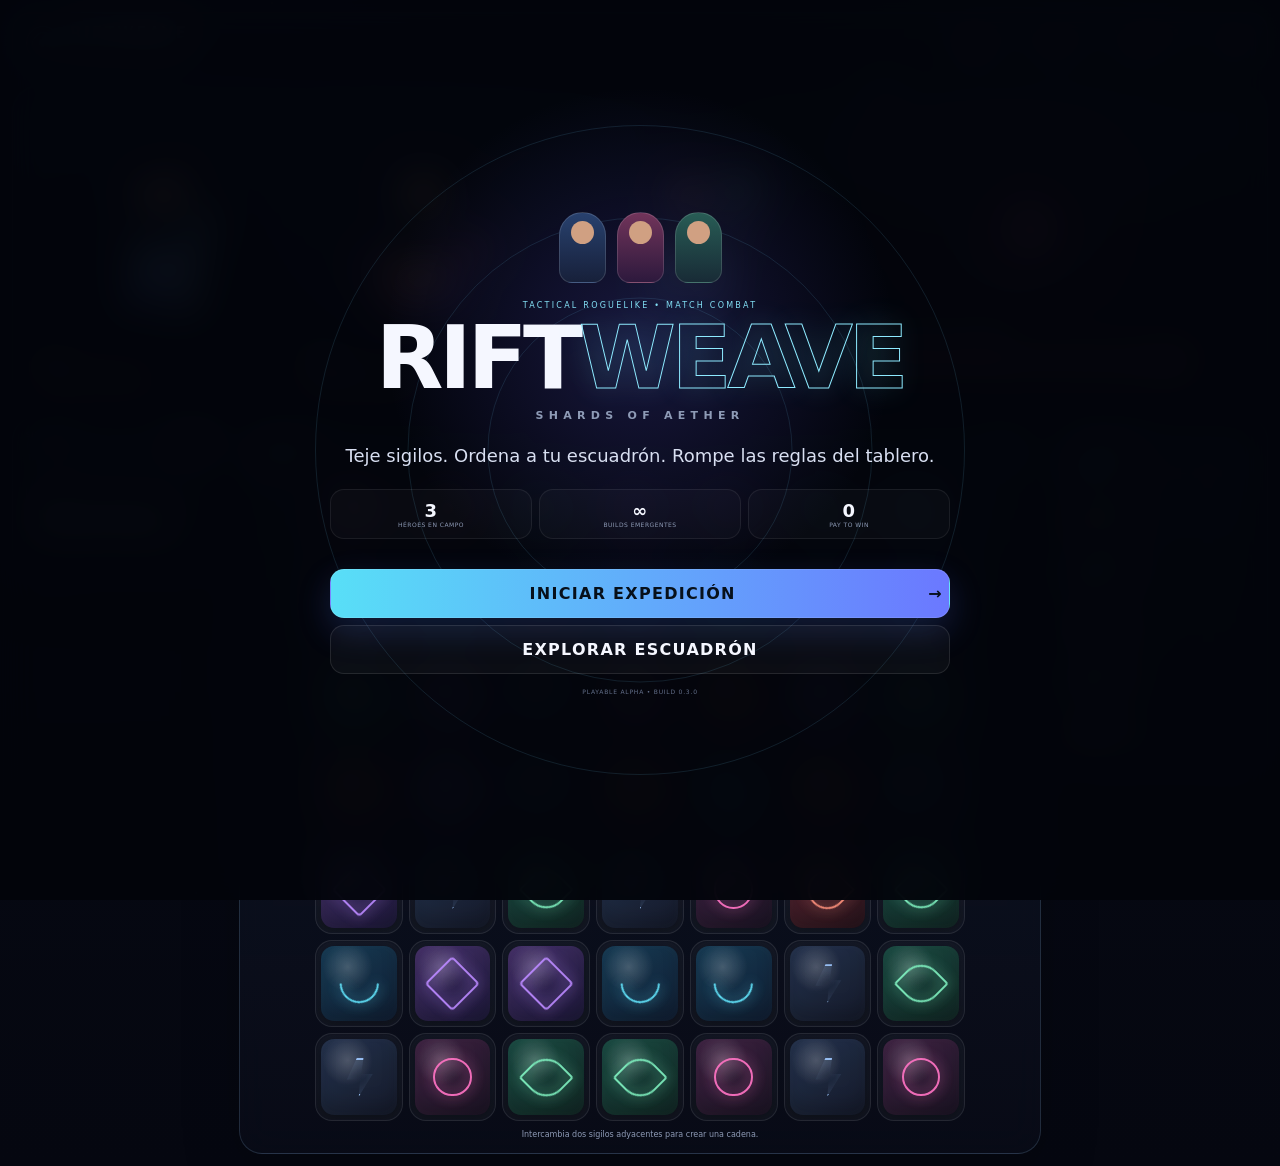
<file: index.html>
<!doctype html>
<html lang="es">
<head>
  <meta charset="utf-8">
  <meta name="viewport" content="width=device-width,initial-scale=1,viewport-fit=cover">
  <meta name="theme-color" content="#070914">
  <meta name="description" content="RIFTWEAVE: Shards of Aether — tactical match roguelike.">
  <title>RIFTWEAVE: Shards of Aether</title>
  <link rel="manifest" href="manifest.webmanifest">
  <link rel="stylesheet" href="style.css">
</head>
<body>
<canvas id="stars" aria-hidden="true"></canvas>
<div id="app">
  <header class="hud glass">
    <div class="brand"><span class="brand-sigil"></span><div><b>RIFTWEAVE</b><small>SHARDS OF AETHER</small></div></div>
    <div class="run-stats">
      <span><small>RIFT</small><b id="room">01</b></span>
      <span><small>ÉTER</small><b id="aether">0</b></span>
      <span><small>RELIQUIAS</small><b id="relicCount">0</b></span>
    </div>
    <button id="pause" class="round" type="button" aria-label="Pausa">Ⅱ</button>
  </header>

  <main class="shell">
    <section class="arena glass" aria-label="Combate">
      <div class="rift-geometry" aria-hidden="true"><i></i><i></i><i></i></div>
      <div class="squad">
        <article class="fighter kael" data-hero="kael">
          <div class="figure">
            <svg viewBox="0 0 160 220" role="img" aria-label="Kael Voss">
              <defs><linearGradient id="kaelArmor" x1="0" y1="0" x2="1" y2="1"><stop stop-color="#b8f4ff"/><stop offset=".45" stop-color="#628cff"/><stop offset="1" stop-color="#30275f"/></linearGradient></defs>
              <ellipse class="aura" cx="80" cy="112" rx="58" ry="93"/>
              <path class="cape" d="M54 83c-27 19-32 68-20 109l41-18 12-75z"/>
              <circle class="skin" cx="83" cy="55" r="25"/>
              <path class="hair" d="M58 51c1-30 22-41 46-31 14 6 21 17 20 32-12-10-24-15-36-8-11 6-18 5-30 7z"/>
              <path class="torso" d="M48 173c3-49 15-80 36-82 26 2 40 35 43 82z"/>
              <path class="armor" d="M60 101l24 17 25-17 11 70H51z"/>
              <path class="blade" d="M120 73l10 4-20 102-11-3z"/>
              <path class="edge" d="M126 72l4 2-22 107-4-1z"/>
              <circle class="core" cx="84" cy="130" r="10"/>
            </svg>
          </div>
          <div class="fighter-card"><div><b>KAEL</b><small>VANGUARDIA</small></div><div class="bars"><i><em id="kaelHp"></em></i><i><em id="kaelEnergy"></em></i></div></div>
        </article>

        <article class="fighter lyra" data-hero="lyra">
          <div class="figure">
            <svg viewBox="0 0 160 220" role="img" aria-label="Lyra Sol">
              <defs><linearGradient id="lyraRobe" x1="0" y1="0" x2="1" y2="1"><stop stop-color="#ffd490"/><stop offset=".45" stop-color="#ff6d9d"/><stop offset="1" stop-color="#7c45ee"/></linearGradient></defs>
              <ellipse class="aura" cx="80" cy="112" rx="58" ry="93"/>
              <path class="flamehair" d="M50 70c-10-34 8-55 29-45 17-25 48-5 40 22 18 9 18 39-1 51-10-12-23-17-39-14-12 2-22-4-29-14z"/>
              <circle class="skin" cx="81" cy="61" r="24"/>
              <path class="torso" d="M43 174c4-50 17-80 38-82 24 2 40 34 43 82z"/>
              <path class="robe" d="M50 108l31 17 32-17 12 66H38z"/>
              <circle class="orb o1" cx="130" cy="114" r="12"/>
              <circle class="orb o2" cx="30" cy="135" r="8"/>
              <path class="sigilMark" d="M81 117l15 25-15 25-15-25z"/>
            </svg>
          </div>
          <div class="fighter-card"><div><b>LYRA</b><small>TEJEDORA</small></div><div class="bars"><i><em id="lyraHp"></em></i><i><em id="lyraEnergy"></em></i></div></div>
        </article>

        <article class="fighter nyx" data-hero="nyx">
          <div class="figure">
            <svg viewBox="0 0 160 220" role="img" aria-label="Nyx Vale">
              <defs><linearGradient id="nyxMantle" x1="0" y1="0" x2="1" y2="1"><stop stop-color="#a2ffd1"/><stop offset=".45" stop-color="#4edacb"/><stop offset="1" stop-color="#526cff"/></linearGradient></defs>
              <ellipse class="aura" cx="80" cy="112" rx="58" ry="93"/>
              <path class="hood" d="M47 74c3-46 22-60 38-60 25 0 40 27 39 60l-18 21-51-2z"/>
              <circle class="skin" cx="82" cy="63" r="23"/>
              <path class="torso" d="M42 174c5-51 18-79 40-81 24 2 38 32 42 81z"/>
              <path class="mantle" d="M50 104l31 15 31-15 14 70H36z"/>
              <path class="staff" d="M129 69l6 2-19 115-7-1z"/>
              <circle class="staffCore" cx="132" cy="55" r="15"/>
              <path class="leaf" d="M81 122c16-17 32-4 19 15-8 10-19 18-19 18s-12-8-19-18c-13-18 5-31 19-15z"/>
            </svg>
          </div>
          <div class="fighter-card"><div><b>NYX</b><small>GUARDIANA</small></div><div class="bars"><i><em id="nyxHp"></em></i><i><em id="nyxEnergy"></em></i></div></div>
        </article>
      </div>

      <div class="enemy-zone">
        <div class="intent" id="intent">PREPARANDO ATAQUE</div>
        <div class="enemy" id="enemy">
          <div class="enemy-core"><i></i></div><span class="arm a"></span><span class="arm b"></span><span class="arm c"></span><b class="eye"></b>
        </div>
        <div class="enemy-card">
          <div class="enemy-title"><b id="enemyName">DEVORADOR DE UMBRA</b><small id="enemyTier">RIFT BEAST</small></div>
          <div class="enemy-health"><i id="enemyHp"></i><em id="enemyShield"></em></div>
          <div class="enemy-meta"><span id="enemyHpText">300 / 300</span><span id="enemyTurn">ATACA EN 3</span></div>
        </div>
      </div>
    </section>

    <section class="combat-grid">
      <aside class="side glass">
        <div class="side-title"><small>SINCRONÍA</small><b id="combo">x1.00</b></div>
        <div class="meter"><i id="sync"></i></div>
        <div class="mission"><small>OBJETIVO</small><b id="mission">Rompe al guardián del Rift.</b></div>
        <div id="relics" class="relics"></div>
      </aside>

      <section class="board-panel glass">
        <div class="board-top"><div><small>TEJIDO ACTIVO</small><b id="turn">TURNO 1</b></div><div><small>CADENA</small><b id="chain">—</b></div></div>
        <div id="board" class="board" role="grid" aria-label="Tablero de sigilos"></div>
        <p id="tip">Intercambia dos sigilos adyacentes para crear una cadena.</p>
      </section>

      <aside class="side rules glass">
        <small>REGLAS DEL RIFT</small>
        <div><i class="steel"></i><span><b>ACERO</b><em>Kael ataca</em></span></div>
        <div><i class="ember"></i><span><b>BRASA</b><em>Lyra incendia</em></span></div>
        <div><i class="tide"></i><span><b>MAREA</b><em>Nyx protege</em></span></div>
        <div><i class="aether"></i><span><b>ÉTER</b><em>Carga supremas</em></span></div>
        <div><i class="bloom"></i><span><b>BROTE</b><em>Cura al grupo</em></span></div>
        <div><i class="void"></i><span><b>VACÍO</b><em>Rompe y critica</em></span></div>
      </aside>
    </section>
  </main>

  <div id="toast" class="toast" aria-live="polite"></div>
  <div id="fxLayer" class="fx-layer" aria-hidden="true"></div>

  <section id="intro" class="overlay active">
    <div class="intro-rift" aria-hidden="true"><i></i><i></i><i></i></div>
    <div class="intro-card">
      <div class="trio" aria-hidden="true"><i class="k"></i><i class="l"></i><i class="n"></i></div>
      <p>TACTICAL ROGUELIKE • MATCH COMBAT</p>
      <h1>RIFT<span>WEAVE</span></h1>
      <h2>SHARDS OF AETHER</h2>
      <strong>Teje sigilos. Ordena a tu escuadrón. Rompe las reglas del tablero.</strong>
      <div class="intro-stats"><span><b>3</b>HÉROES EN CAMPO</span><span><b>∞</b>BUILDS EMERGENTES</span><span><b>0</b>PAY TO WIN</span></div>
      <button id="start" class="primary" type="button">INICIAR EXPEDICIÓN <b>→</b></button>
      <button id="codexOpen" class="secondary" type="button">EXPLORAR ESCUADRÓN</button>
      <small>PLAYABLE ALPHA • BUILD 0.3.0</small>
    </div>
  </section>

  <section id="relicModal" class="overlay">
    <div class="modal">
      <p>FRACTURA SUPERADA</p><h2>Elige una anomalía</h2><span>Las reliquias cambian reglas y sinergias de la run.</span>
      <div id="relicChoices" class="relic-choices"></div>
    </div>
  </section>

  <section id="pauseModal" class="overlay">
    <div class="modal compact">
      <p>SUSPENSIÓN TÁCTICA</p><h2>Rift en pausa</h2>
      <div class="pause-stats"><span>SALA<b id="pRoom">1</b></span><span>ÉTER<b id="pAether">0</b></span><span>MEJOR CADENA<b id="pChain">0</b></span></div>
      <button id="resume" class="primary" type="button">CONTINUAR</button>
      <button id="settingsOpen" class="secondary" type="button">AJUSTES</button>
      <button id="abandon" class="danger" type="button">ABANDONAR RUN</button>
    </div>
  </section>

  <section id="settingsModal" class="overlay">
    <div class="modal compact settings">
      <div class="modal-head"><div><p>SISTEMA</p><h2>Ajustes</h2></div><button id="settingsClose" class="round" type="button">×</button></div>
      <label><span><b>Audio reactivo</b><small>Síntesis procedural en tiempo real</small></span><input id="audioToggle" type="checkbox" checked></label>
      <label><span><b>Partículas</b><small>Impactos, chispas y recompensas</small></span><input id="particleToggle" type="checkbox" checked></label>
      <label><span><b>Reducir movimiento</b><small>Desactiva sacudidas y grandes desplazamientos</small></span><input id="motionToggle" type="checkbox"></label>
    </div>
  </section>

  <section id="codexModal" class="overlay">
    <div class="modal codex">
      <div class="modal-head"><div><p>ESCUADRÓN</p><h2>Los Tejedores</h2></div><button id="codexClose" class="round" type="button">×</button></div>
      <article><i class="portrait k"></i><div><b>KAEL VOSS</b><small>Vanguardia del Umbral</small><p>Convierte Acero en impactos encadenados y perfora escudos.</p></div></article>
      <article><i class="portrait l"></i><div><b>LYRA SOL</b><small>Tejedora de Ceniza</small><p>Transforma Brasa en daño explosivo y supersaturación ofensiva.</p></div></article>
      <article><i class="portrait n"></i><div><b>NYX VALE</b><small>Guardiana Astral</small><p>Convierte Marea y Brote en barreras, curación y contraataques.</p></div></article>
    </div>
  </section>

  <section id="defeatModal" class="overlay">
    <div class="modal compact"><p>EL RIFT TE RECLAMA</p><h2>Expedición terminada</h2><span id="defeatText"></span><button id="retry" class="primary" type="button">VOLVER A TEJER</button></div>
  </section>
</div>
<script src="game.js"></script>
</body>
</html>
</file>
<file: style.css>
:root{
  --bg:#060812;--panel:rgba(13,17,31,.82);--panel2:rgba(19,25,45,.86);--line:rgba(161,210,255,.16);
  --text:#f5f7ff;--muted:#8e9bb6;--cyan:#65e9ff;--blue:#6b7cff;--pink:#ff6aa6;--gold:#ffc36a;
  --green:#74efba;--danger:#ff6078;--shadow:0 26px 80px rgba(0,0,0,.42)
}
*{box-sizing:border-box}
html{background:var(--bg);color:var(--text);font-family:Inter,ui-sans-serif,system-ui,-apple-system,BlinkMacSystemFont,"Segoe UI",sans-serif}
body{margin:0;min-height:100vh;overflow-x:hidden;background:
radial-gradient(circle at 16% 12%,rgba(96,77,255,.12),transparent 28%),
radial-gradient(circle at 84% 8%,rgba(54,222,255,.07),transparent 25%),
linear-gradient(#080b17,#050710)}
button,input{font:inherit}
button{cursor:pointer}
#stars{position:fixed;inset:0;width:100%;height:100%;pointer-events:none;opacity:.75}
#app{position:relative;min-height:100vh;padding:12px}
.glass{background:linear-gradient(180deg,rgba(18,24,42,.84),rgba(9,12,24,.79));backdrop-filter:blur(18px);border:1px solid var(--line);box-shadow:inset 0 1px rgba(255,255,255,.04),0 20px 60px rgba(0,0,0,.18)}
.hud{max-width:1440px;margin:auto auto 12px;padding:9px 11px 9px 13px;border-radius:19px;display:flex;align-items:center;gap:16px;position:relative;z-index:10}
.brand{display:flex;align-items:center;gap:10px;min-width:205px}.brand b{font-size:15px;letter-spacing:.16em;display:block}.brand small{font-size:7px;letter-spacing:.3em;color:var(--muted)}
.brand-sigil{width:34px;height:34px;border:1px solid rgba(101,233,255,.5);border-radius:50%;position:relative;box-shadow:0 0 30px rgba(101,233,255,.14)}
.brand-sigil:before,.brand-sigil:after{content:"";position:absolute;inset:6px;border:1px solid rgba(101,233,255,.55);transform:rotate(45deg);border-radius:7px}
.brand-sigil:after{inset:12px;border:0;border-radius:50%;background:var(--cyan);box-shadow:0 0 16px var(--cyan);animation:pulse 1.8s ease-in-out infinite}
.run-stats{display:flex;gap:7px;margin-left:auto}.run-stats>span{min-width:78px;padding:6px 9px;border:1px solid rgba(255,255,255,.07);border-radius:11px;background:rgba(255,255,255,.02)}.run-stats small{display:block;color:var(--muted);font-size:7px;letter-spacing:.13em}.run-stats b{font-size:13px}
.round{width:38px;height:38px;border-radius:12px;border:1px solid rgba(255,255,255,.1);background:rgba(255,255,255,.04);color:var(--text);transition:.2s}.round:hover{border-color:rgba(101,233,255,.45);background:rgba(101,233,255,.07);transform:translateY(-1px)}
.shell{max-width:1440px;margin:auto;display:grid;gap:12px}
.arena{min-height:320px;border-radius:27px;position:relative;overflow:hidden;padding:16px;display:grid;grid-template-columns:1.45fr .8fr;align-items:end}
.arena:before{content:"";position:absolute;inset:0;background:
radial-gradient(circle at 37% 60%,rgba(83,86,255,.14),transparent 32%),
radial-gradient(circle at 79% 51%,rgba(255,70,140,.08),transparent 22%),
linear-gradient(180deg,transparent 25%,rgba(4,6,12,.5))}
.rift-geometry{position:absolute;inset:0;overflow:hidden}.rift-geometry i{position:absolute;left:69%;top:48%;border:1px solid rgba(111,140,255,.17);border-radius:50%;transform:translate(-50%,-50%);animation:spin 24s linear infinite}.rift-geometry i:nth-child(1){width:430px;height:430px}.rift-geometry i:nth-child(2){width:305px;height:305px;animation-direction:reverse;animation-duration:17s}.rift-geometry i:nth-child(3){width:190px;height:190px;animation-duration:11s}
.rift-geometry i:before{content:"";position:absolute;width:8px;height:8px;border-radius:50%;background:var(--cyan);box-shadow:0 0 20px currentColor;left:50%;top:-4px}
.squad{position:relative;z-index:2;display:flex;align-items:end;gap:8px}.fighter{flex:1;min-width:0;transition:.25s}.figure{height:224px;display:flex;align-items:flex-end;justify-content:center;filter:drop-shadow(0 22px 30px rgba(0,0,0,.36))}.fighter svg{height:100%;max-width:175px;overflow:visible}
.aura{fill:rgba(70,90,170,.06);stroke:rgba(130,190,255,.17);stroke-width:1.4}.skin{fill:#d0a082}.hair,.hood,.flamehair{fill:#17192c}.torso{fill:#1b2038}.cape{fill:#11162a}.armor{fill:url(#kaelArmor)}.blade{fill:#dceeff}.edge{fill:#72f2ff;filter:drop-shadow(0 0 7px #72f2ff)}.core{fill:#9cf0ff;filter:drop-shadow(0 0 9px #72f2ff)}
.robe{fill:url(#lyraRobe)}.orb{fill:#ff7f9c;filter:drop-shadow(0 0 12px #ff5a94)}.o2{fill:#a765ff}.sigilMark{fill:#ffe193}
.mantle{fill:url(#nyxMantle)}.staff{fill:#cafaf0}.staffCore{fill:#88ffd1;filter:drop-shadow(0 0 12px #62ffd1)}.leaf{fill:#ddfff4}
.fighter-card{margin-top:-8px;border:1px solid rgba(255,255,255,.08);border-radius:13px;padding:7px 8px;background:rgba(5,8,17,.72);backdrop-filter:blur(10px)}.fighter-card>div:first-child{display:flex;align-items:baseline;gap:7px}.fighter-card b{font-size:11px;letter-spacing:.1em}.fighter-card small{font-size:6px;color:var(--muted);letter-spacing:.12em}.bars{display:grid;grid-template-columns:1fr 1fr;gap:5px;margin-top:6px}.bars i{height:4px;border-radius:99px;background:rgba(255,255,255,.08);overflow:hidden}.bars em{display:block;height:100%;width:100%;transition:width .25s}.bars i:first-child em{background:linear-gradient(90deg,#ff617e,#ff9e7a)}.bars i:last-child em{background:linear-gradient(90deg,#5edcff,#786cff)}
.fighter.attack{animation:heroAttack .52s cubic-bezier(.2,.75,.2,1)}.fighter.cast{animation:heroCast .8s ease}.fighter.hurt{animation:heroHurt .42s ease}.fighter.down{filter:grayscale(.9) brightness(.5);transform:translateY(7px)}
.fighter.cast .aura{animation:aura .75s ease}.lyra.cast .orb,.nyx.cast .staffCore{animation:burstOrb .55s ease}
.enemy-zone{position:relative;z-index:2;display:flex;flex-direction:column;align-items:center;justify-content:flex-end}.intent{font-size:7px;letter-spacing:.16em;color:#ffadc0;margin-bottom:2px}
.enemy{width:175px;height:175px;position:relative;display:grid;place-items:center;animation:enemyFloat 4s ease-in-out infinite}.enemy-core{width:95px;height:95px;border-radius:50%;background:radial-gradient(circle at 38% 34%,#74385f,#261328 50%,#080811 72%);border:1px solid rgba(255,95,160,.45);box-shadow:0 0 60px rgba(255,60,140,.15),inset 0 0 26px rgba(255,90,160,.14);position:relative;z-index:2}.enemy-core i{position:absolute;inset:17px;border-radius:50%;border:8px solid #301832;border-top-color:#ff7da9;animation:ring 6s linear infinite}.arm{position:absolute;width:112px;height:20px;border:1px solid rgba(255,100,170,.28);border-radius:50%;left:31px;top:77px;transform-origin:center}.arm.a{transform:rotate(18deg)}.arm.b{transform:rotate(79deg)}.arm.c{transform:rotate(142deg)}.eye{position:absolute;z-index:3;width:25px;height:9px;border-radius:50%;background:#ff9db9;box-shadow:0 0 17px #ff557f;animation:blink 3.3s infinite}
.enemy.hit{animation:enemyHit .38s ease}.enemy.strike{animation:enemyStrike .55s cubic-bezier(.2,.8,.2,1)}.enemy.boss{filter:drop-shadow(0 0 22px rgba(255,184,100,.24))}.enemy.boss .enemy-core{transform:scale(1.15);border-color:rgba(255,193,111,.6)}
.enemy-card{width:min(340px,100%);padding:8px 10px;border:1px solid rgba(255,255,255,.08);border-radius:13px;background:rgba(5,8,17,.72);backdrop-filter:blur(9px)}.enemy-title{display:flex;justify-content:space-between;gap:8px;align-items:center}.enemy-title b{font-size:10px;letter-spacing:.08em}.enemy-title small{font-size:6px;color:#ff9fb8;letter-spacing:.12em}.enemy-health{height:8px;border-radius:99px;background:rgba(255,255,255,.08);overflow:hidden;position:relative;margin:7px 0 5px}.enemy-health i{display:block;height:100%;width:100%;background:linear-gradient(90deg,#d6466a,#ff8094);transition:width .3s}.enemy-health em{position:absolute;inset:0 auto 0 0;width:0;background:linear-gradient(90deg,#69e9ff,#6f7cff);opacity:.8}.enemy-meta{display:flex;justify-content:space-between;color:var(--muted);font-size:7px}
.combat-grid{display:grid;grid-template-columns:215px minmax(360px,1fr) 215px;gap:12px;align-items:start}.side,.board-panel{border-radius:23px;padding:13px}.side-title{display:flex;justify-content:space-between}.side-title small,.side>small,.board-top small,.mission small{color:var(--muted);font-size:7px;letter-spacing:.14em}.side-title b{font-size:13px}.meter{height:6px;border-radius:99px;background:rgba(255,255,255,.07);overflow:hidden;margin:8px 0 13px}.meter i{display:block;width:0;height:100%;background:linear-gradient(90deg,#65e9ff,#796cff,#ff6aa6);transition:width .3s;box-shadow:0 0 15px rgba(101,233,255,.25)}.mission{padding:11px;border:1px solid rgba(255,255,255,.06);border-radius:13px;background:rgba(255,255,255,.02)}.mission b{display:block;margin-top:4px;font-size:11px;line-height:1.3}.relics{display:grid;gap:6px;margin-top:9px}.relic-token{padding:8px;border-radius:11px;border:1px solid rgba(255,255,255,.07);background:rgba(255,255,255,.025)}.relic-token b{display:block;color:#ffd493;font-size:9px}.relic-token span{font-size:7px;color:var(--muted)}
.board-panel{padding:11px}.board-top{display:flex;justify-content:space-between;align-items:end;padding:1px 3px 9px}.board-top b{display:block;font-size:11px;letter-spacing:.08em}.board-top>div:last-child{text-align:right}.board-top>div:last-child b{color:var(--cyan)}
.board{width:min(100%,650px);aspect-ratio:1/1;margin:auto;display:grid;grid-template-columns:repeat(7,1fr);gap:6px;touch-action:manipulation}.board.locked{pointer-events:none}
.tile{position:relative;border:1px solid rgba(255,255,255,.09);border-radius:17px;padding:0;overflow:hidden;background:rgba(255,255,255,.03);display:grid;place-items:center;isolation:isolate;transition:transform .15s,border-color .15s,filter .15s}.tile:before{content:"";position:absolute;inset:5px;border-radius:13px;background:radial-gradient(circle at 35% 28%,rgba(255,255,255,.22),transparent 34%),var(--bgTile);opacity:.93}.tile:after{content:"";position:absolute;inset:1px;border-radius:16px;box-shadow:inset 0 -12px 20px rgba(0,0,0,.19),inset 0 0 16px rgba(255,255,255,.04)}.tile .glyph{position:relative;z-index:2;width:45%;height:45%;border:2px solid var(--fg);filter:drop-shadow(0 0 7px var(--fg));opacity:.92}
.tile.steel{--bgTile:linear-gradient(145deg,#263551,#151b2b);--fg:#9fc8ff}.tile.ember{--bgTile:linear-gradient(145deg,#5c2732,#29141c);--fg:#ff927d}.tile.tide{--bgTile:linear-gradient(145deg,#173f59,#111f34);--fg:#64e8ff}.tile.aether{--bgTile:linear-gradient(145deg,#49336f,#1d193a);--fg:#bb89ff}.tile.bloom{--bgTile:linear-gradient(145deg,#1b5046,#122925);--fg:#7ff0bf}.tile.void{--bgTile:linear-gradient(145deg,#432546,#1c1424);--fg:#ff74c4}
.tile.steel .glyph{clip-path:polygon(45% 0,62% 0,56% 42%,86% 42%,50% 100%,53% 56%,19% 56%)}.tile.ember .glyph{border-radius:50% 0 50% 50%;transform:rotate(45deg)}.tile.tide .glyph{border-radius:50%;border-top-color:transparent;border-left-color:transparent;transform:rotate(45deg)}.tile.aether .glyph{transform:rotate(45deg);border-radius:4px}.tile.bloom .glyph{border-radius:55% 8% 55% 8%;transform:rotate(45deg)}.tile.void .glyph{border-radius:50%}
.tile:hover{transform:translateY(-2px);border-color:rgba(255,255,255,.22)}.tile.selected{transform:scale(.91);border-color:var(--cyan);box-shadow:0 0 0 2px rgba(101,233,255,.15),0 0 22px rgba(101,233,255,.1)}.tile.match{animation:tilePop .4s ease forwards}.tile.fall{animation:tileFall .32s ease}
#tip{text-align:center;color:var(--muted);font-size:8px;margin:9px 0 0;min-height:12px}
.rules{display:grid;gap:7px}.rules>div{display:flex;align-items:center;gap:8px;padding:8px;border-radius:11px;border:1px solid rgba(255,255,255,.06);background:rgba(255,255,255,.02)}.rules i{width:10px;height:10px;border-radius:50%;box-shadow:0 0 10px currentColor}.rules i.steel{background:#9fc8ff;color:#9fc8ff}.rules i.ember{background:#ff927d;color:#ff927d}.rules i.tide{background:#64e8ff;color:#64e8ff}.rules i.aether{background:#bb89ff;color:#bb89ff}.rules i.bloom{background:#7ff0bf;color:#7ff0bf}.rules i.void{background:#ff74c4;color:#ff74c4}.rules b{font-size:8px;display:block}.rules em{font-size:7px;color:var(--muted);font-style:normal}
.overlay{position:fixed;inset:0;display:grid;place-items:center;padding:18px;background:rgba(3,5,11,.82);backdrop-filter:blur(18px);z-index:60;opacity:0;pointer-events:none;transition:opacity .28s}.overlay.active{opacity:1;pointer-events:auto}
#intro{background:radial-gradient(circle at 50% 38%,rgba(83,76,196,.27),transparent 30%),rgba(3,5,11,.95)}.intro-rift{position:absolute;inset:0;overflow:hidden}.intro-rift i{position:absolute;left:50%;top:50%;border:1px solid rgba(115,208,255,.12);border-radius:50%;transform:translate(-50%,-50%);animation:spin 34s linear infinite}.intro-rift i:nth-child(1){width:650px;height:650px}.intro-rift i:nth-child(2){width:465px;height:465px;animation-direction:reverse}.intro-rift i:nth-child(3){width:305px;height:305px;animation-duration:18s}
.intro-card{position:relative;z-index:2;text-align:center;width:min(620px,100%)}.intro-card>p,.modal>p{font-size:8px;letter-spacing:.28em;color:#83dff5;margin:0 0 10px}.intro-card h1{font-size:clamp(46px,8vw,88px);line-height:.86;margin:0;letter-spacing:-.05em}.intro-card h1 span{color:transparent;-webkit-text-stroke:1px #8eeaff;text-shadow:0 0 30px rgba(101,233,255,.14)}.intro-card h2{font-size:11px;letter-spacing:.48em;color:var(--muted);margin:13px 0 23px}.intro-card>strong{font-size:clamp(14px,2.2vw,18px);font-weight:500;color:#d8dff1}.intro-card>small{display:block;margin-top:14px;color:#64708a;font-size:6px;letter-spacing:.13em}
.trio{height:78px;display:flex;justify-content:center;align-items:flex-end;gap:11px;margin-bottom:18px}.trio i{width:47px;height:71px;border-radius:27px 27px 15px 15px;border:1px solid rgba(255,255,255,.14);position:relative;animation:mini 3s ease-in-out infinite}.trio i:before{content:"";position:absolute;width:23px;height:23px;border-radius:50%;top:8px;left:11px;background:#d0a082}.trio .k{background:linear-gradient(#28416e,#17203a)}.trio .l{background:linear-gradient(#71345a,#2d193d);animation-delay:.3s}.trio .n{background:linear-gradient(#285c55,#182b36);animation-delay:.6s}
.intro-stats{display:grid;grid-template-columns:repeat(3,1fr);gap:7px;margin:23px 0}.intro-stats span{padding:10px 6px;border-radius:14px;border:1px solid rgba(255,255,255,.07);background:rgba(255,255,255,.025);font-size:6px;color:var(--muted);letter-spacing:.08em}.intro-stats b{display:block;color:var(--text);font-size:18px}
.primary,.secondary,.danger{width:100%;min-height:49px;border-radius:14px;border:1px solid rgba(255,255,255,.1);font-weight:800;letter-spacing:.08em;margin-top:7px;transition:.2s}.primary{background:linear-gradient(90deg,#58dff7,#6b78ff);color:#07101a;box-shadow:0 13px 34px rgba(80,130,255,.19)}.primary:hover{transform:translateY(-2px);filter:brightness(1.08)}.primary b{float:right}.secondary{background:rgba(255,255,255,.035);color:var(--text)}.secondary:hover{background:rgba(255,255,255,.07);border-color:rgba(101,233,255,.32)}.danger{background:rgba(255,80,110,.08);color:#ff8ea3;border-color:rgba(255,80,110,.18)}
.modal{width:min(720px,100%);border:1px solid rgba(165,215,255,.14);background:linear-gradient(180deg,rgba(23,28,49,.97),rgba(9,12,24,.98));border-radius:27px;padding:23px;box-shadow:var(--shadow);transform:translateY(18px) scale(.98);transition:transform .28s}.overlay.active .modal{transform:none}.modal.compact{width:min(470px,100%)}.modal h2{font-size:29px;margin:0 0 7px}.modal>span{color:var(--muted);font-size:11px}.modal-head{display:flex;justify-content:space-between;align-items:flex-start}.modal-head p{font-size:8px;letter-spacing:.26em;color:#83dff5;margin:0 0 4px}.modal-head h2{margin:0 0 12px}
.relic-choices{display:grid;grid-template-columns:repeat(3,1fr);gap:9px;margin-top:17px}.relic-choice{border:1px solid rgba(255,255,255,.09);border-radius:17px;background:linear-gradient(180deg,rgba(255,255,255,.05),rgba(255,255,255,.018));color:var(--text);padding:13px;text-align:left;min-height:185px;transition:.2s;position:relative;overflow:hidden}.relic-choice:hover{transform:translateY(-4px);border-color:rgba(255,207,127,.48);box-shadow:0 18px 38px rgba(0,0,0,.22)}.relic-choice i{display:block;font-style:normal;font-size:26px}.relic-choice small{font-size:6px;letter-spacing:.15em;color:#ffd08a}.relic-choice b{display:block;font-size:14px;margin:17px 0 7px}.relic-choice p{font-size:9px;line-height:1.45;color:var(--muted);margin:0}
.pause-stats{display:grid;grid-template-columns:repeat(3,1fr);gap:7px;margin:15px 0}.pause-stats span{padding:11px;border-radius:13px;background:rgba(255,255,255,.03);border:1px solid rgba(255,255,255,.06);font-size:6px;color:var(--muted);letter-spacing:.1em}.pause-stats b{display:block;color:var(--text);font-size:17px;margin-top:3px}.settings label{display:flex;justify-content:space-between;align-items:center;gap:12px;padding:12px 0;border-bottom:1px solid rgba(255,255,255,.07)}.settings label b{display:block;font-size:11px}.settings label small{font-size:8px;color:var(--muted)}.settings input{width:42px;height:22px;accent-color:#68dfff}
.codex article{display:flex;align-items:center;gap:12px;padding:11px;border-radius:15px;border:1px solid rgba(255,255,255,.07);background:rgba(255,255,255,.025);margin-top:9px}.portrait{width:56px;height:56px;border-radius:50%;flex:none}.portrait.k{background:radial-gradient(circle at 50% 34%,#d0a082 0 18%,transparent 19%),linear-gradient(145deg,#426da8,#151a30)}.portrait.l{background:radial-gradient(circle at 50% 34%,#d0a082 0 18%,transparent 19%),linear-gradient(145deg,#a64a7a,#2c183d)}.portrait.n{background:radial-gradient(circle at 50% 34%,#d0a082 0 18%,transparent 19%),linear-gradient(145deg,#3d8f7e,#142a37)}.codex article b{font-size:11px}.codex article small{display:block;color:var(--cyan);font-size:7px}.codex article p{font-size:9px;color:var(--muted);margin:4px 0 0}
.toast{position:fixed;left:50%;bottom:20px;transform:translate(-50%,18px);opacity:0;z-index:90;pointer-events:none;padding:9px 13px;border-radius:13px;border:1px solid rgba(101,233,255,.24);background:rgba(9,12,23,.94);font-size:9px;box-shadow:var(--shadow);transition:.22s}.toast.show{opacity:1;transform:translate(-50%,0)}
.fx-layer{position:fixed;inset:0;pointer-events:none;z-index:45;overflow:hidden}.float{position:absolute;font-weight:900;font-size:17px;text-shadow:0 2px 8px rgba(0,0,0,.6);animation:floatUp .86s ease forwards}.spark{position:absolute;width:6px;height:6px;border-radius:50%;background:currentColor;box-shadow:0 0 11px currentColor;animation:spark .65s ease-out forwards}
.shake{animation:shake .23s linear}.flash{position:fixed;inset:0;pointer-events:none;z-index:44;background:rgba(255,255,255,.055);animation:flash .14s ease forwards}
@keyframes pulse{50%{transform:scale(1.3);opacity:.65}}@keyframes spin{to{transform:translate(-50%,-50%) rotate(360deg)}}@keyframes ring{to{transform:rotate(360deg)}}@keyframes blink{0%,46%,52%,100%{transform:scaleY(1)}49%{transform:scaleY(.06)}}@keyframes mini{50%{transform:translateY(-7px)}}@keyframes enemyFloat{50%{transform:translateY(-7px) rotate(1deg)}}@keyframes heroAttack{0%{transform:translateX(0)}38%{transform:translateX(35px) scale(1.03)}62%{transform:translateX(42px) rotate(-2deg)}100%{transform:none}}@keyframes heroCast{35%{transform:translateY(-14px) scale(1.04);filter:brightness(1.25)}100%{transform:none}}@keyframes heroHurt{20%{transform:translateX(-8px) rotate(-2deg);filter:brightness(1.6) saturate(.4)}40%{transform:translateX(6px)}100%{transform:none}}@keyframes aura{50%{fill:rgba(100,220,255,.2);stroke:rgba(180,245,255,.8);stroke-width:3}}@keyframes burstOrb{50%{transform:scale(1.65);transform-origin:center;filter:drop-shadow(0 0 20px currentColor)}}@keyframes enemyHit{20%{transform:translateX(9px) scale(.95);filter:brightness(2)}40%{transform:translateX(-7px)}100%{transform:none}}@keyframes enemyStrike{35%{transform:translateX(-55px) scale(1.08)}65%{transform:translateX(-62px) rotate(-4deg)}100%{transform:none}}@keyframes tilePop{45%{transform:scale(1.17);filter:brightness(1.7)}100%{transform:scale(.12);opacity:0}}@keyframes tileFall{0%{transform:translateY(-30%);opacity:.2}100%{transform:none;opacity:1}}@keyframes floatUp{0%{opacity:0;transform:translateY(5px) scale(.8)}20%{opacity:1}100%{opacity:0;transform:translateY(-68px) scale(1.15)}}@keyframes spark{to{opacity:0;transform:translate(var(--dx),var(--dy)) scale(.1)}}@keyframes shake{25%{transform:translate(3px,-2px)}50%{transform:translate(-3px,2px)}75%{transform:translate(2px,1px)}}@keyframes flash{to{opacity:0}}
@media(max-width:980px){#app{padding:7px}.run-stats>span{min-width:62px}.run-stats>span:nth-child(3){display:none}.arena{grid-template-columns:1fr .72fr;min-height:270px}.figure{height:178px}.fighter-card small{display:none}.combat-grid{grid-template-columns:1fr}.side{display:none}.board-panel{order:-1}.board{max-width:650px}}
@media(max-width:620px){#app{padding:5px}.hud{gap:7px;padding:6px 7px;margin-bottom:6px}.brand{min-width:0}.brand small{display:none}.brand-sigil{width:27px;height:27px}.run-stats{gap:4px}.run-stats>span{min-width:52px;padding:4px 6px}.run-stats small{font-size:5px}.run-stats b{font-size:10px}.round{width:33px;height:33px}.shell{gap:6px}.arena{padding:7px;border-radius:18px;min-height:220px;grid-template-columns:1.25fr .75fr}.squad{gap:2px}.figure{height:137px}.fighter-card{padding:4px;border-radius:9px}.fighter-card b{font-size:8px}.bars{margin-top:3px}.enemy{width:118px;height:118px}.enemy-core{width:65px;height:65px}.arm{width:78px;left:20px;top:52px}.enemy-card{padding:5px 6px}.enemy-title b{font-size:7px}.enemy-title small{display:none}.intent{font-size:5px}.board-panel{padding:6px;border-radius:18px}.board{gap:4px}.tile{border-radius:11px}.tile:before{inset:3px;border-radius:9px}.tile:after{border-radius:10px}.board-top{padding-bottom:5px}#tip{font-size:7px}.relic-choices{grid-template-columns:1fr}.relic-choice{min-height:0}.modal{padding:17px;border-radius:21px}.intro-card h2{letter-spacing:.3em}.intro-stats{gap:4px}.intro-stats span{padding:8px 4px}}
@media(prefers-reduced-motion:reduce){*,*:before,*:after{animation-duration:.001ms!important;animation-iteration-count:1!important}}
body.reduce-motion *,body.reduce-motion *:before,body.reduce-motion *:after{animation-duration:.001ms!important;animation-iteration-count:1!important}
body.no-particles .spark{display:none}
</file>
